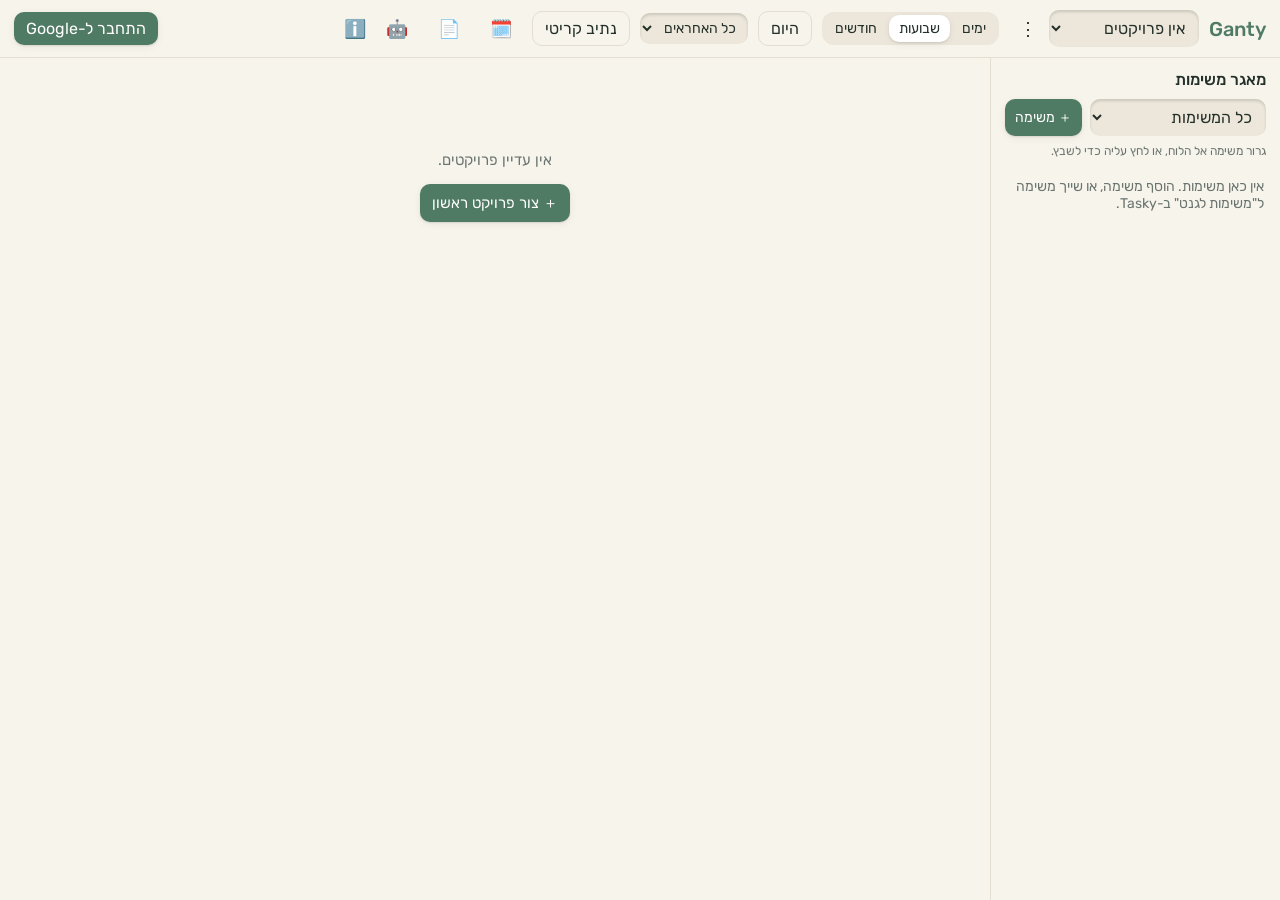
<file: index.html>
<!doctype html>
<html lang="he" dir="rtl">
<head>
<meta charset="utf-8">
<meta name="viewport" content="width=device-width, initial-scale=1, viewport-fit=cover">
<title>Ganty</title>
<meta name="theme-color" content="#4F7A63">
<link rel="manifest" href="manifest.webmanifest">
<link rel="icon" href="icon-192.png">
<link rel="apple-touch-icon" href="icon-192.png">
<link rel="preconnect" href="https://fonts.googleapis.com">
<link rel="preconnect" href="https://fonts.gstatic.com" crossorigin>
<link href="https://fonts.googleapis.com/css2?family=Rubik:wght@400;500&display=swap" rel="stylesheet">
<link rel="stylesheet" href="style.css">
</head>
<body>
<header class="top">
  <div class="brand">Ganty</div>
  <div class="proj">
    <select id="projectSelect" aria-label="פרויקט"></select>
    <button id="projectMenuBtn" class="icon" aria-label="אפשרויות פרויקט">⋮</button>
    <select id="allFilter" class="who-filter" aria-label="אילו פרויקטים" hidden>
      <option value="active">פעילים</option><option value="frozen">מוקפאים</option><option value="all">הכול</option>
    </select>
  </div>
  <div class="zoom" role="group" aria-label="תצוגת זמן">
    <button data-zoom="day">ימים</button>
    <button data-zoom="week">שבועות</button>
    <button data-zoom="month">חודשים</button>
  </div>
  <button id="todayBtn" class="ghost">היום</button>
  <select id="whoFilter" class="who-filter" aria-label="סינון לפי אחראי"></select>
  <select id="tagFilter" class="who-filter" aria-label="סינון לפי תגית" hidden></select>
  <button id="critBtn" class="ghost" title="מדגיש את המשימות שקובעות את מועד הסיום של הפרויקט">נתיב קריטי</button>
  <button id="weeklyBtn" class="icon" title="סיכום שבועי">🗓️</button>
  <button id="exportBtn" class="icon" title="ייצוא ל-PDF / הדפסה">📄</button>
  <button id="claudeBtn" class="icon" title="המשימות של Claude">🤖</button>
  <a href="help.html" target="_blank" rel="noopener" class="help-link" title="הסבר על תלויות, עם דוגמאות">ℹ️</a>
  <div class="spacer"></div>
  <span id="status" class="status"></span>
  <button id="signInBtn" class="primary">התחבר ל-Google</button>
</header>

<div id="banner" class="banner" hidden></div>

<main class="layout">
  <section class="board-wrap">
    <div id="gantt" class="gantt" dir="ltr"></div>
    <div id="emptyHint" class="empty-hint" hidden></div>
    <div id="boardNote" class="board-note" hidden></div>
  </section>
  <aside id="pool" class="pool">
    <div class="pool-head">
      <h2>מאגר משימות <span id="poolCount"></span></h2>
      <button id="poolClose" class="icon only-mobile" aria-label="סגור">✕</button>
    </div>
    <div class="pool-tools">
      <select id="poolFilter" aria-label="סינון"></select>
      <button id="newTaskBtn" class="primary small">＋ משימה</button>
    </div>
    <p class="pool-tip">גרור משימה אל הלוח, או לחץ עליה כדי לשבץ.</p>
    <div id="poolList" class="pool-list"></div>
  </aside>
</main>

<button id="poolFab" class="pool-fab only-mobile">📥 מאגר <span id="poolFabCount"></span></button>

<div id="printArea" aria-hidden="true"></div>
<style id="pageSize"></style>
<dialog id="dlg"><form id="dlgForm" method="dialog"></form></dialog>

<script src="config.js"></script>
<script src="https://accounts.google.com/gsi/client" async defer></script>
<script src="app.js"></script>
</body>
</html>
</file>
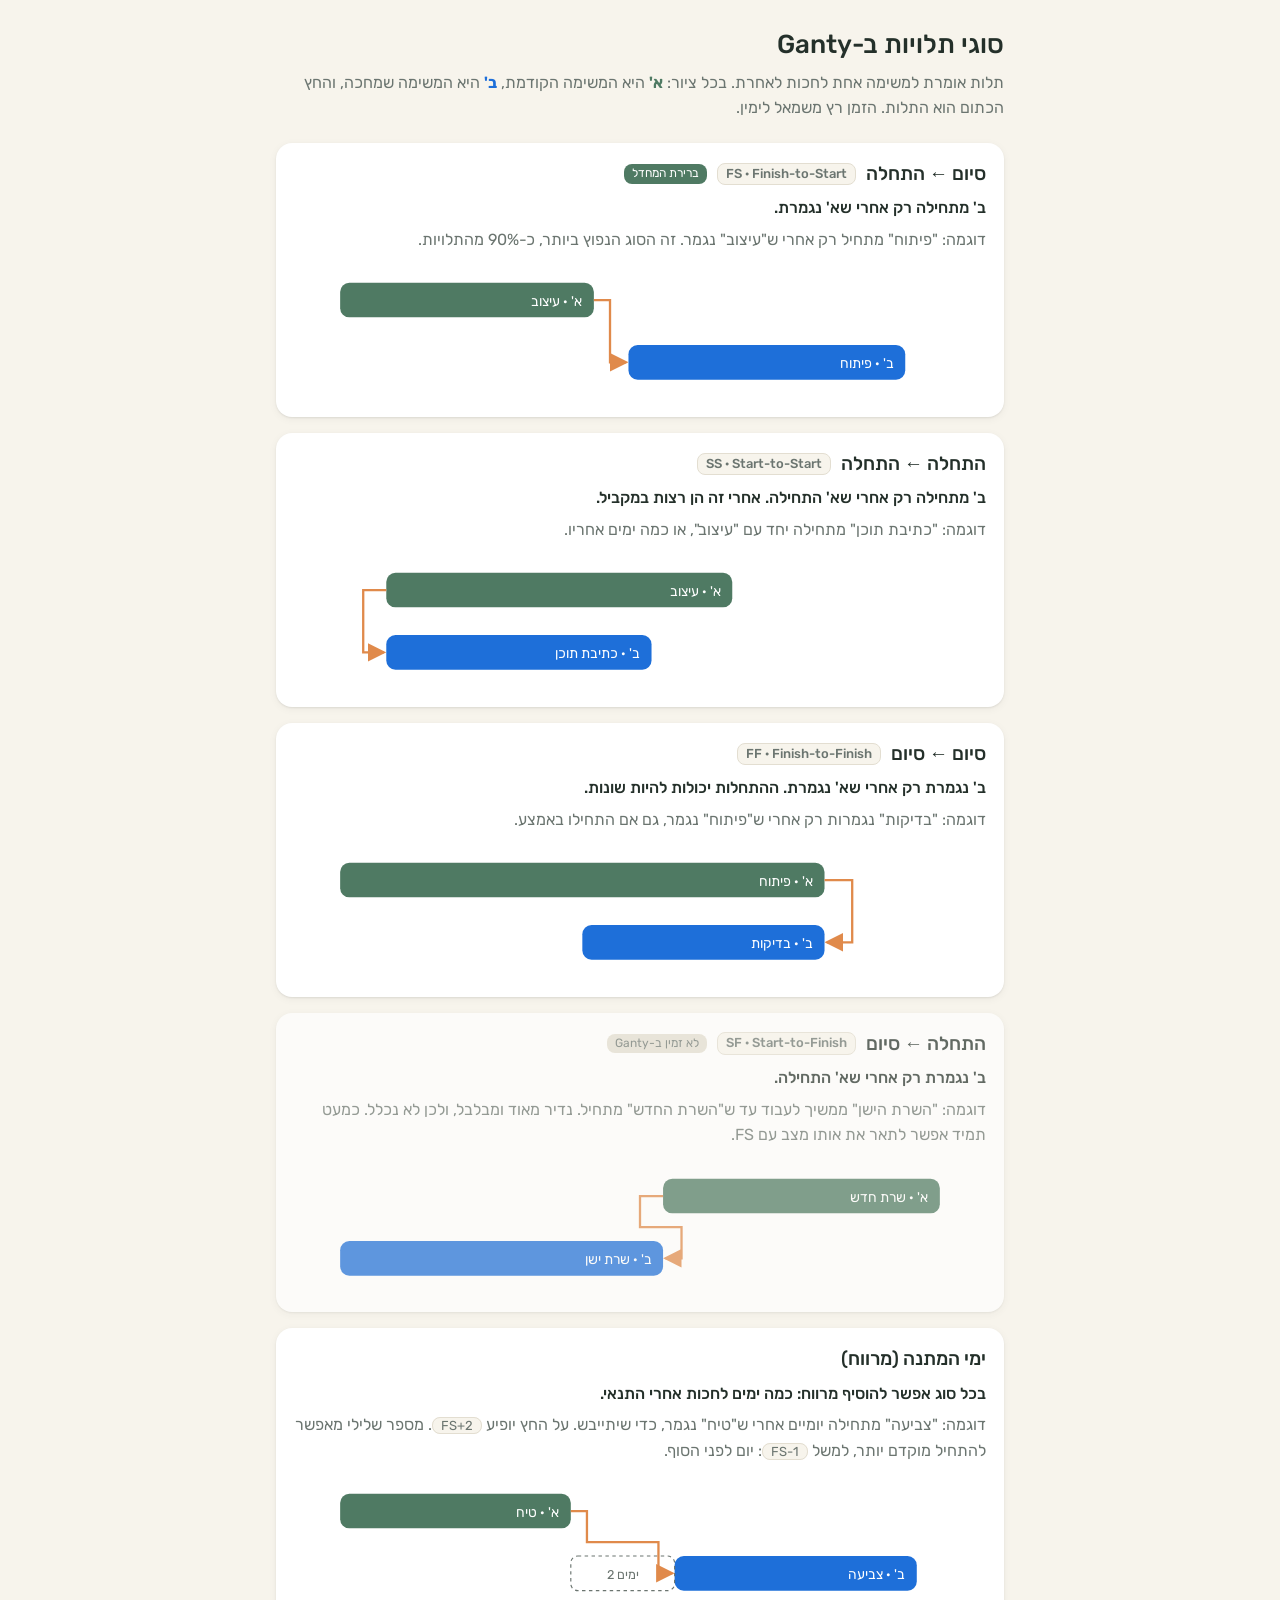
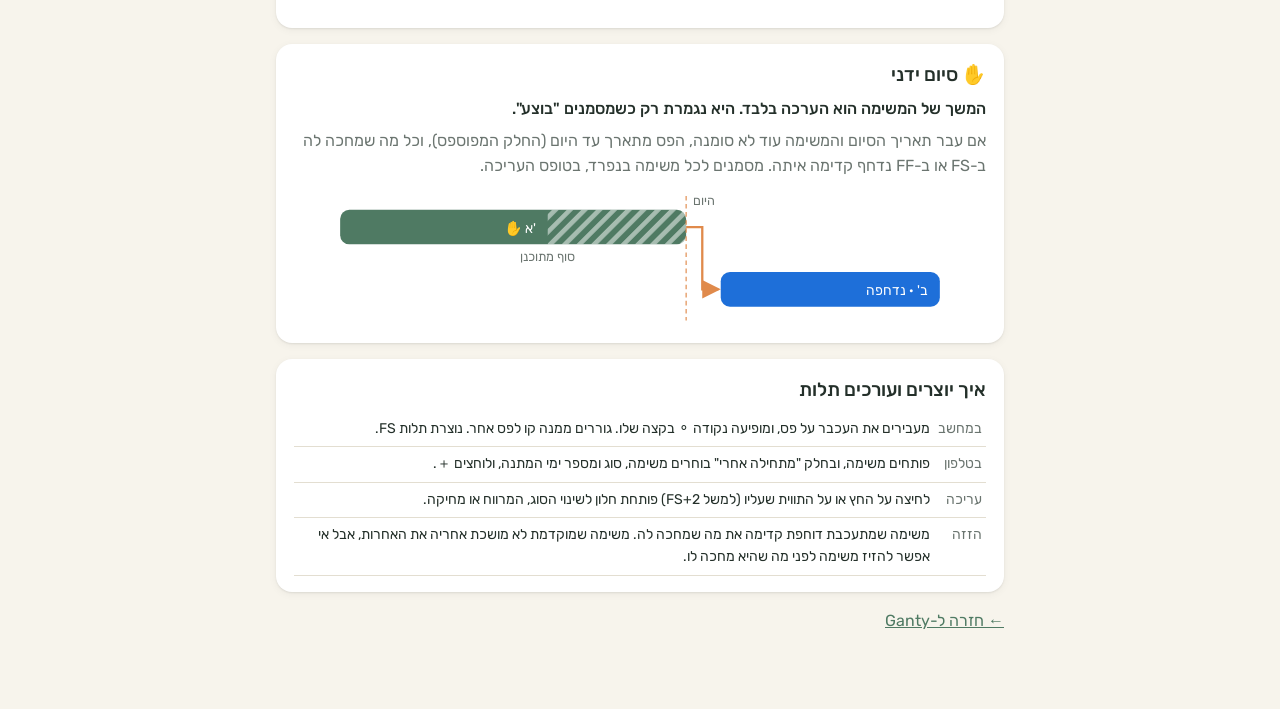
<file: help.html>
<!doctype html>
<html lang="he" dir="rtl">
<head>
<meta charset="utf-8">
<meta name="viewport" content="width=device-width, initial-scale=1">
<title>Ganty · סוגי תלויות</title>
<link rel="icon" href="icon-192.png">
<link href="https://fonts.googleapis.com/css2?family=Rubik:wght@400;500&display=swap" rel="stylesheet">
<style>
  :root { --bg: #F7F4EC; --card: #FFFFFF; --text: #24302A; --muted: #6B7570; --line: #E3DED1; --a: #4F7A63; --b: #1E6FD9; --arrow: #E08A4B; --na: #9AA6A0; }
  @media (prefers-color-scheme: dark) {
    :root { --bg: #1B211D; --card: #252D28; --text: #E6ECE8; --muted: #9AA6A0; --line: #333C36; --a: #8DBFA2; --b: #5EA0FF; --arrow: #F0A26A; --na: #6B7570; }
  }
  * { box-sizing: border-box; }
  body { margin: 0; background: var(--bg); color: var(--text); font-family: Rubik, "Segoe UI", Arial, sans-serif; line-height: 1.6; }
  main { max-width: 760px; margin: 0 auto; padding: 24px 16px 60px; }
  h1 { font-size: 26px; font-weight: 500; margin: 0 0 4px; }
  h2 { font-size: 19px; font-weight: 500; margin: 0 0 6px; display: flex; align-items: center; gap: 10px; flex-wrap: wrap; }
  .lead { color: var(--muted); margin: 0 0 22px; }
  .card { background: var(--card); border-radius: 16px; padding: 16px 18px; margin-bottom: 16px; box-shadow: 0 1px 2px rgba(0,0,0,.08), 0 2px 8px rgba(0,0,0,.05); }
  .code { direction: ltr; font-size: 13px; background: var(--bg); border: 1px solid var(--line); border-radius: 8px; padding: 0 8px; color: var(--muted); }
  .rule { font-weight: 500; margin: 2px 0 6px; }
  .ex { color: var(--muted); margin: 0 0 10px; }
  .badge { font-size: 12px; border-radius: 8px; padding: 0 8px; background: var(--line); color: var(--muted); font-weight: 400; }
  .default { background: var(--a); color: #fff; }
  svg { width: 100%; height: auto; display: block; direction: ltr; }
  svg text { font-family: inherit; font-size: 13px; fill: var(--text); }
  svg .axis { stroke: var(--line); }
  svg .t-a { fill: var(--a); } svg .t-b { fill: var(--b); }
  svg .arr { stroke: var(--arrow); stroke-width: 2; fill: none; }
  svg .ah { fill: var(--arrow); }
  svg .lbl { fill: #fff; font-size: 12px; }
  svg .gap { fill: none; stroke: var(--muted); stroke-dasharray: 3 3; }
  svg .small { font-size: 11px; fill: var(--muted); }
  .na { opacity: .7; }
  a { color: var(--a); }
  table { width: 100%; border-collapse: collapse; font-size: 14px; }
  td, th { border-bottom: 1px solid var(--line); padding: 6px 4px; text-align: right; vertical-align: top; }
  th { color: var(--muted); font-weight: 400; }
</style>
</head>
<body>
<main>
  <h1>סוגי תלויות ב-Ganty</h1>
  <p class="lead">תלות אומרת למשימה אחת לחכות לאחרת. בכל ציור: <b style="color:var(--a)">א'</b> היא המשימה הקודמת, <b style="color:var(--b)">ב'</b> היא המשימה שמחכה, והחץ הכתום הוא התלות. הזמן רץ משמאל לימין.</p>

  <section class="card">
    <h2>סיום ← התחלה <span class="code">FS · Finish-to-Start</span> <span class="badge default">ברירת המחדל</span></h2>
    <p class="rule">ב' מתחילה רק אחרי שא' נגמרת.</p>
    <p class="ex">דוגמה: "פיתוח" מתחיל רק אחרי ש"עיצוב" נגמר. זה הסוג הנפוץ ביותר, כ-90% מהתלויות.</p>
    <svg viewBox="0 0 600 120" role="img" aria-label="פס א' נגמר, ואז מתחיל פס ב'">
      <defs><marker id="m1" viewBox="0 0 8 8" refX="7" refY="4" markerWidth="8" markerHeight="8" orient="auto"><path d="M0 0L8 4L0 8z" class="ah"/></marker></defs>
      <rect x="40" y="18" width="220" height="30" rx="8" class="t-a"/><text x="250" y="38" text-anchor="end" class="lbl">א' · עיצוב</text>
      <rect x="290" y="72" width="240" height="30" rx="8" class="t-b"/><text x="520" y="92" text-anchor="end" class="lbl">ב' · פיתוח</text>
      <path d="M260 33 H274 V87 H288" class="arr" marker-end="url(#m1)"/>
    </svg>
  </section>

  <section class="card">
    <h2>התחלה ← התחלה <span class="code">SS · Start-to-Start</span></h2>
    <p class="rule">ב' מתחילה רק אחרי שא' התחילה. אחרי זה הן רצות במקביל.</p>
    <p class="ex">דוגמה: "כתיבת תוכן" מתחילה יחד עם "עיצוב", או כמה ימים אחריו.</p>
    <svg viewBox="0 0 600 120" role="img" aria-label="פס א' ופס ב' מתחילים באותו יום">
      <defs><marker id="m2" viewBox="0 0 8 8" refX="7" refY="4" markerWidth="8" markerHeight="8" orient="auto"><path d="M0 0L8 4L0 8z" class="ah"/></marker></defs>
      <rect x="80" y="18" width="300" height="30" rx="8" class="t-a"/><text x="370" y="38" text-anchor="end" class="lbl">א' · עיצוב</text>
      <rect x="80" y="72" width="230" height="30" rx="8" class="t-b"/><text x="300" y="92" text-anchor="end" class="lbl">ב' · כתיבת תוכן</text>
      <path d="M80 33 H60 V87 H78" class="arr" marker-end="url(#m2)"/>
    </svg>
  </section>

  <section class="card">
    <h2>סיום ← סיום <span class="code">FF · Finish-to-Finish</span></h2>
    <p class="rule">ב' נגמרת רק אחרי שא' נגמרת. ההתחלות יכולות להיות שונות.</p>
    <p class="ex">דוגמה: "בדיקות" נגמרות רק אחרי ש"פיתוח" נגמר, גם אם התחילו באמצע.</p>
    <svg viewBox="0 0 600 120" role="img" aria-label="פס א' ופס ב' נגמרים באותו יום">
      <defs><marker id="m3" viewBox="0 0 8 8" refX="7" refY="4" markerWidth="8" markerHeight="8" orient="auto"><path d="M0 0L8 4L0 8z" class="ah"/></marker></defs>
      <rect x="40" y="18" width="420" height="30" rx="8" class="t-a"/><text x="450" y="38" text-anchor="end" class="lbl">א' · פיתוח</text>
      <rect x="250" y="72" width="210" height="30" rx="8" class="t-b"/><text x="450" y="92" text-anchor="end" class="lbl">ב' · בדיקות</text>
      <path d="M460 33 H484 V87 H462" class="arr" marker-end="url(#m3)"/>
    </svg>
  </section>

  <section class="card na">
    <h2>התחלה ← סיום <span class="code">SF · Start-to-Finish</span> <span class="badge">לא זמין ב-Ganty</span></h2>
    <p class="rule">ב' נגמרת רק אחרי שא' התחילה.</p>
    <p class="ex">דוגמה: "השרת הישן" ממשיך לעבוד עד ש"השרת החדש" מתחיל. נדיר מאוד ומבלבל, ולכן לא נכלל. כמעט תמיד אפשר לתאר את אותו מצב עם FS.</p>
    <svg viewBox="0 0 600 120" role="img" aria-label="פס ב' נגמר כשפס א' מתחיל">
      <defs><marker id="m4" viewBox="0 0 8 8" refX="7" refY="4" markerWidth="8" markerHeight="8" orient="auto"><path d="M0 0L8 4L0 8z" class="ah"/></marker></defs>
      <rect x="320" y="18" width="240" height="30" rx="8" class="t-a"/><text x="550" y="38" text-anchor="end" class="lbl">א' · שרת חדש</text>
      <rect x="40" y="72" width="280" height="30" rx="8" class="t-b"/><text x="310" y="92" text-anchor="end" class="lbl">ב' · שרת ישן</text>
      <path d="M320 33 H300 V60 H336 V87 H322" class="arr" marker-end="url(#m4)"/>
    </svg>
  </section>

  <section class="card">
    <h2>ימי המתנה (מרווח)</h2>
    <p class="rule">בכל סוג אפשר להוסיף מרווח: כמה ימים לחכות אחרי התנאי.</p>
    <p class="ex">דוגמה: "צביעה" מתחילה יומיים אחרי ש"טיח" נגמר, כדי שיתייבש. על החץ יופיע <span class="code">FS+2</span>. מספר שלילי מאפשר להתחיל מוקדם יותר, למשל <span class="code">FS-1</span>: יום לפני הסוף.</p>
    <svg viewBox="0 0 600 120" role="img" aria-label="פס ב' מתחיל יומיים אחרי סוף פס א'">
      <defs><marker id="m5" viewBox="0 0 8 8" refX="7" refY="4" markerWidth="8" markerHeight="8" orient="auto"><path d="M0 0L8 4L0 8z" class="ah"/></marker></defs>
      <rect x="40" y="18" width="200" height="30" rx="8" class="t-a"/><text x="230" y="38" text-anchor="end" class="lbl">א' · טיח</text>
      <rect x="330" y="72" width="210" height="30" rx="8" class="t-b"/><text x="530" y="92" text-anchor="end" class="lbl">ב' · צביעה</text>
      <rect x="240" y="72" width="90" height="30" rx="6" class="gap"/><text x="285" y="92" text-anchor="middle" class="small">2 ימים</text>
      <path d="M240 33 H254 V60 H316 V87 H328" class="arr" marker-end="url(#m5)"/>
    </svg>
  </section>

  <section class="card">
    <h2>✋ סיום ידני</h2>
    <p class="rule">המשך של המשימה הוא הערכה בלבד. היא נגמרת רק כשמסמנים "בוצע".</p>
    <p class="ex">אם עבר תאריך הסיום והמשימה עוד לא סומנה, הפס מתארך עד היום (החלק המפוספס), וכל מה שמחכה לה ב-FS או ב-FF נדחף קדימה איתה. מסמנים לכל משימה בנפרד, בטופס העריכה.</p>
    <svg viewBox="0 0 600 120" role="img" aria-label="פס א' מתארך עד היום, ופס ב' נדחף">
      <defs>
        <marker id="m6" viewBox="0 0 8 8" refX="7" refY="4" markerWidth="8" markerHeight="8" orient="auto"><path d="M0 0L8 4L0 8z" class="ah"/></marker>
        <pattern id="hatch" width="9" height="9" patternUnits="userSpaceOnUse" patternTransform="rotate(45)"><rect width="4" height="9" fill="rgba(255,255,255,.5)"/></pattern>
      </defs>
      <rect x="40" y="18" width="300" height="30" rx="8" class="t-a"/><rect x="220" y="18" width="120" height="30" fill="url(#hatch)"/>
      <text x="210" y="38" text-anchor="end" class="lbl">✋ א'</text>
      <line x1="340" y1="6" x2="340" y2="114" stroke="var(--arrow)" stroke-dasharray="4 3"/><text x="346" y="14" class="small">היום</text>
      <text x="220" y="62" text-anchor="middle" class="small">סוף מתוכנן</text>
      <rect x="370" y="72" width="190" height="30" rx="8" class="t-b"/><text x="550" y="92" text-anchor="end" class="lbl">ב' · נדחפה</text>
      <path d="M340 33 H354 V87 H368" class="arr" marker-end="url(#m6)"/>
    </svg>
  </section>

  <section class="card">
    <h2>איך יוצרים ועורכים תלות</h2>
    <table>
      <tr><th>במחשב</th><td>מעבירים את העכבר על פס, ומופיעה נקודה ⚬ בקצה שלו. גוררים ממנה קו לפס אחר. נוצרת תלות FS.</td></tr>
      <tr><th>בטלפון</th><td>פותחים משימה, ובחלק "מתחילה אחרי" בוחרים משימה, סוג ומספר ימי המתנה, ולוחצים ＋.</td></tr>
      <tr><th>עריכה</th><td>לחיצה על החץ או על התווית שעליו (למשל FS+2) פותחת חלון לשינוי הסוג, המרווח או מחיקה.</td></tr>
      <tr><th>הזזה</th><td>משימה שמתעכבת דוחפת קדימה את מה שמחכה לה. משימה שמוקדמת לא מושכת אחריה את האחרות, אבל אי אפשר להזיז משימה לפני מה שהיא מחכה לו.</td></tr>
    </table>
  </section>

  <p><a href="./">← חזרה ל-Ganty</a></p>
</main>
</body>
</html>
</file>
<file: style.css>
:root {
  --bg: #F7F4EC;
  --card: #FFFFFF;
  --input: #ECE7DA;
  --text: #24302A;
  --muted: #6B7570;
  --line: #E3DED1;
  --line-soft: #EFEBE1;
  --weekend: rgba(0, 0, 0, 0.025);
  --primary: #4F7A63;
  --on-primary: #FFFFFF;
  --accent: #E08A4B;
  --danger: #C8423A;
  --today: #E08A4B;
  --shadow: 0 1px 2px rgba(0, 0, 0, .10), 0 2px 8px rgba(0, 0, 0, .06);
  --label-w: 220px;
  --row-h: 38px;
  color-scheme: light;
}
@media (prefers-color-scheme: dark) {
  :root {
    --bg: #1B211D; --card: #252D28; --input: #161B18; --text: #E6ECE8; --muted: #9AA6A0;
    --line: #333C36; --line-soft: #2A322D; --weekend: rgba(255, 255, 255, 0.025);
    --primary: #8DBFA2; --on-primary: #13281D; --accent: #F0A26A; --danger: #FF7A70; --today: #F0A26A;
    --shadow: 0 1px 2px rgba(0, 0, 0, .4), 0 2px 8px rgba(0, 0, 0, .3);
    color-scheme: dark;
  }
}
* { box-sizing: border-box; }
[hidden] { display: none !important; }
html, body { height: 100%; margin: 0; }
body {
  font-family: Rubik, "Segoe UI", Arial, sans-serif;
  background: var(--bg); color: var(--text);
  display: flex; flex-direction: column; overflow: hidden;
  -webkit-tap-highlight-color: transparent;
}
button, select, input { font: inherit; color: inherit; }
button {
  border: 0; border-radius: 10px; padding: 7px 12px; cursor: pointer;
  background: var(--card); box-shadow: var(--shadow);
}
button:active { transform: translateY(1px); box-shadow: none; }
button.primary { background: var(--primary); color: var(--on-primary); }
button.ghost { background: transparent; box-shadow: none; border: 1px solid var(--line); }
button.danger { background: transparent; box-shadow: none; color: var(--danger); border: 1px solid var(--danger); }
button.icon { padding: 6px 10px; background: transparent; box-shadow: none; font-size: 18px; line-height: 1; }
button.small { padding: 5px 10px; font-size: 14px; }
select, input[type=text], input[type=date], input[type=number], input[type=url], input[type=tel] {
  background: var(--input); border: 0; border-radius: 10px; padding: 8px 10px;
  box-shadow: inset 0 2px 3px rgba(0, 0, 0, .14);
}
input[type=range] { accent-color: var(--primary); width: 100%; }

/* ---------- top bar ---------- */
.top {
  display: flex; align-items: center; gap: 10px; padding: 10px 14px; flex-wrap: wrap;
  border-bottom: 1px solid var(--line);
}
.brand { font-weight: 500; font-size: 20px; color: var(--primary); }
.proj { display: flex; align-items: center; gap: 2px; }
.proj select { min-width: 150px; max-width: 240px; }
.zoom { display: flex; background: var(--input); border-radius: 12px; padding: 3px; gap: 2px; }
.zoom button { box-shadow: none; background: transparent; padding: 5px 10px; font-size: 14px; }
.zoom button.on { background: var(--card); box-shadow: var(--shadow); }
.spacer { flex: 1; }
.status { font-size: 13px; color: var(--muted); }
.banner { background: var(--input); padding: 8px 14px; font-size: 14px; }

/* ---------- layout ---------- */
.layout { flex: 1; display: flex; min-height: 0; }
.board-wrap { flex: 1; min-width: 0; position: relative; }
.pool {
  width: 290px; order: -1; border-inline-end: 1px solid var(--line); display: flex; flex-direction: column;
  background: var(--bg); min-height: 0;
}
.pool-head { display: flex; align-items: center; justify-content: space-between; padding: 12px 14px 4px; }
.pool-head h2 { font-size: 16px; font-weight: 500; margin: 0; }
.pool-tools { display: flex; gap: 8px; padding: 6px 14px; }
.pool-tools select { flex: 1; min-width: 0; }
.pool-tip { margin: 2px 14px 8px; font-size: 12px; color: var(--muted); }
.pool-list { flex: 1; overflow-y: auto; padding: 0 12px 16px; }
.pool-item {
  background: var(--card); border-radius: 12px; box-shadow: var(--shadow); padding: 9px 12px; margin-bottom: 8px;
  cursor: grab; user-select: none; touch-action: pan-y; border-inline-start: 4px solid var(--line);
}
.pool-item .t { font-size: 15px; }
.pool-item .m { font-size: 12px; color: var(--muted); margin-top: 2px; }
.pool-item.done .t { text-decoration: line-through; color: var(--muted); }
.pool-empty { color: var(--muted); font-size: 14px; padding: 12px 4px; }

/* ---------- gantt ---------- */
.gantt { position: absolute; inset: 0; overflow: auto; overscroll-behavior: contain; }
.g-inner { position: relative; min-height: 100%; }
.g-head { position: sticky; top: 0; z-index: 5; display: flex; background: var(--bg); border-bottom: 1px solid var(--line); }
.g-corner {
  position: sticky; left: 0; z-index: 6; width: var(--label-w); flex: none; background: var(--bg);
  border-right: 1px solid var(--line); display: flex; align-items: flex-end; padding: 6px 10px;
  font-size: 12px; color: var(--muted); direction: rtl;
}
.g-scale { position: relative; height: 48px; flex: none; }
.g-scale .cell {
  position: absolute; font-size: 11px; color: var(--muted); white-space: nowrap; overflow: hidden;
  border-left: 1px solid var(--line-soft); padding: 2px 4px; text-align: center;
}
.g-scale .top-row { top: 0; height: 22px; font-weight: 500; color: var(--text); text-align: left; }
.g-scale .bot-row { top: 22px; height: 26px; line-height: 22px; }
.g-scale .bot-row.weekend { background: var(--weekend); }
.g-row { display: flex; height: var(--row-h); border-bottom: 1px solid var(--line-soft); }
.g-label {
  position: sticky; left: 0; z-index: 3; width: var(--label-w); flex: none; background: var(--bg);
  border-right: 1px solid var(--line); display: flex; align-items: center; gap: 6px; padding: 0 10px;
  direction: rtl; font-size: 14px; white-space: nowrap; overflow: hidden;
}
.g-label .name { overflow: hidden; text-overflow: ellipsis; cursor: pointer; }
.g-row.stage { background: var(--line-soft); }
.g-row.stage .g-label { background: var(--line-soft); font-weight: 500; cursor: pointer; }
.g-row.stage .g-label .count { color: var(--muted); font-weight: 400; font-size: 12px; }
.g-track { position: relative; flex: none; }
.g-grid { position: absolute; top: 0; bottom: 0; pointer-events: none; }
.g-today { position: absolute; top: 0; bottom: 0; width: 2px; background: var(--today); z-index: 4; pointer-events: none; }
.g-today::before {
  content: 'היום'; position: absolute; top: calc(var(--head-h, 48px) + 4px); left: 4px; font-size: 10px; color: var(--today);
  background: var(--bg); padding: 0 3px; border-radius: 4px;
}
.bar {
  position: absolute; top: 6px; height: calc(var(--row-h) - 12px); border-radius: 8px; overflow: hidden;
  box-shadow: var(--shadow); cursor: grab; user-select: none; touch-action: pan-x pan-y; min-width: 6px;
  display: flex; align-items: center; color: #fff;
  background: color-mix(in srgb, var(--c) 55%, var(--bg));
}
.bar .fill { position: absolute; inset: 0; right: auto; background: var(--c); }
.bar .txt {
  position: relative; font-size: 12px; padding: 0 8px; white-space: nowrap; overflow: hidden; text-overflow: ellipsis;
  direction: rtl; width: 100%; text-align: right; text-shadow: 0 1px 2px rgba(0, 0, 0, .35);
}
.bar .h { position: absolute; top: 0; bottom: 0; width: 8px; cursor: ew-resize; }
.bar .h.l { left: 0; } .bar .h.r { right: 0; }
.bar.done { opacity: .55; }
.bar.dragging { opacity: .85; box-shadow: 0 6px 18px rgba(0, 0, 0, .25); z-index: 10; cursor: grabbing; }
.bar.armed { outline: 2px solid var(--accent); }
.stage-span { position: absolute; top: 15px; height: 8px; border-radius: 4px; opacity: .35; }
.empty-hint button { pointer-events: auto; margin-top: 12px; }
.empty-hint {
  position: absolute; inset: 90px 20px auto; text-align: center; color: var(--muted); pointer-events: none;
  font-size: 15px; line-height: 1.6;
}
.drop-ok { outline: 2px dashed var(--primary); outline-offset: -4px; }
.ghost-drag {
  position: fixed; z-index: 100; pointer-events: none; background: var(--card); box-shadow: 0 8px 22px rgba(0, 0, 0, .25);
  border-radius: 10px; padding: 8px 12px; font-size: 14px; max-width: 220px; direction: rtl;
}
.ghost-drag .d { font-size: 12px; color: var(--primary); margin-top: 2px; }

/* ---------- stage 6: milestones, who, dependencies, critical path ---------- */
.ms {
  position: absolute; top: calc(var(--row-h) / 2 - 9px); height: 18px; display: flex; align-items: center; gap: 6px;
  cursor: grab; user-select: none; touch-action: pan-x pan-y; white-space: nowrap; z-index: 1;
}
.ms i { width: 14px; height: 14px; margin: 0 2px; transform: rotate(45deg); background: var(--c); border-radius: 2px; box-shadow: var(--shadow); flex: none; }
.ms-txt { font-size: 12px; direction: rtl; color: var(--text); }
.ms.dragging { opacity: .8; cursor: grabbing; }
.ms.armed i, .ms.link-target i { outline: 2px solid var(--accent); outline-offset: 2px; }
.ms.done i { opacity: .5; }
.who {
  position: relative; flex: none; min-width: 20px; height: 20px; padding: 0 4px; margin-left: 3px; border-radius: 10px;
  color: #fff; font-size: 10px; font-weight: 500; display: inline-flex; align-items: center; justify-content: center;
  border: 1.5px solid rgba(255, 255, 255, .85); direction: rtl;
}
.ms .who { margin: 0; }
.late { position: absolute; top: 0; bottom: 0; right: 0; background: repeating-linear-gradient(45deg, rgba(255, 255, 255, .5) 0 4px, transparent 4px 9px); }
.bar.manual:not(.done) { border-right: 3px dashed rgba(255, 255, 255, .9); }
.crit { outline: 2.5px solid var(--danger); outline-offset: 1px; }
.ms.crit { outline: none; } .ms.crit i { outline: 2.5px solid var(--danger); outline-offset: 2px; }
.dim { opacity: .22; }
.bar.link-target { outline: 2px solid var(--accent); outline-offset: 2px; }
.link-dot {
  position: absolute; top: calc(var(--row-h) / 2 - 6px); width: 12px; height: 12px; border-radius: 50%;
  border: 2px solid var(--primary); background: var(--card); cursor: crosshair; opacity: 0; z-index: 2; transition: opacity .15s;
}
.g-row:hover .link-dot { opacity: 1; }
@media (hover: none) { .link-dot { display: none; } }
.g-arrows { position: absolute; left: 0; top: 0; pointer-events: none; z-index: 2; overflow: visible; }
.g-arrows path.dep { fill: none; stroke: var(--muted); stroke-width: 1.5; }
.g-arrows path.tmp { stroke: var(--accent); stroke-dasharray: 5 4; }
.g-arrows path.ah { fill: var(--muted); }
.g-arrows path.hit { fill: none; stroke: transparent; stroke-width: 12; pointer-events: stroke; cursor: pointer; }
.dep-tag {
  position: absolute; z-index: 2; transform: translate(-50%, -50%); font-size: 10px; line-height: 15px; padding: 0 5px;
  background: var(--card); color: var(--muted); border: 1px solid var(--line); border-radius: 7px; cursor: pointer; direction: ltr; white-space: nowrap;
}
.dep-tag:hover { color: var(--text); border-color: var(--muted); }
.dep-tag.static { position: static; transform: none; display: inline-block; cursor: default; }
.who-filter { max-width: 140px; padding: 6px 8px; font-size: 14px; }
#critBtn.on { background: var(--danger); color: #fff; border-color: var(--danger); }
.help-link { text-decoration: none; font-size: 18px; }

/* ---------- task details: marks on bars, cost summary ---------- */
.prio { flex: none; width: 8px; height: 8px; border-radius: 50%; background: #E5484D; border: 1.5px solid #fff; margin: 0 4px; }
.clip { flex: none; font-size: 11px; margin: 0 4px; }
.cost-sum { font-size: 11px; color: var(--muted); margin-top: 2px; }
.cost-sum.over, .over { color: var(--danger) !important; }
.g-corner { align-items: flex-end; }

/* ---------- stage 7: frozen projects, target date, all projects ---------- */
.is-frozen .bar, .is-frozen .ms, .is-frozen .stage-span, .g-row.frozen .bar, .g-row.frozen .ms, .g-row.frozen .sum-bar { filter: grayscale(.9); opacity: .6; }
.board-note {
  position: absolute; bottom: 18px; left: 50%; transform: translateX(-50%); z-index: 8; max-width: calc(100% - 32px);
  background: #DCEBFA; color: #134A94; border-radius: 12px; padding: 8px 14px; font-size: 14px; box-shadow: var(--shadow); text-align: center;
}
.g-target { position: absolute; top: 0; bottom: 0; width: 0; border-left: 2px dashed var(--danger); z-index: 4; pointer-events: none; }
.g-target::before {
  content: 'יעד'; position: absolute; top: calc(var(--head-h, 48px) + 4px); left: 4px; font-size: 10px; color: var(--danger);
  background: var(--bg); padding: 0 3px; border-radius: 4px;
}
.target-tick { position: absolute; top: 4px; bottom: 4px; width: 0; border-left: 2px dashed var(--danger); }
.g-row.projrow { height: calc(var(--row-h) + 6px); }
.g-row.projrow .g-label { font-weight: 500; }
.pdot { width: 10px; height: 10px; border-radius: 50%; flex: none; }
.mini-open { margin-inline-start: auto; padding: 2px 8px; font-size: 12px; box-shadow: none; border: 1px solid var(--line); background: var(--card); }
.sum-bar {
  position: absolute; top: 7px; height: calc(var(--row-h) - 8px); border-radius: 9px; overflow: hidden; display: flex; align-items: center;
  background: color-mix(in srgb, var(--c) 45%, var(--bg)); box-shadow: var(--shadow); color: #fff;
}
.sum-bar .fill { position: absolute; inset: 0; right: auto; background: var(--c); }
.sum-bar .txt { position: relative; font-size: 12px; padding: 0 8px; white-space: nowrap; direction: rtl; width: 100%; text-align: right; text-shadow: 0 1px 2px rgba(0, 0, 0, .35); }
.sum-ms { position: absolute; top: calc(var(--row-h) / 2 - 3px); width: 12px; height: 12px; transform: rotate(45deg); background: var(--c); border: 2px solid #fff; z-index: 1; }

/* ---------- stage 8: weekly summary, Claude list, templates ---------- */
.wk-scope { align-self: flex-start; }
.wk-body { display: flex; flex-direction: column; gap: 10px; }
.wk h4 { margin: 0 0 4px; font-size: 15px; font-weight: 500; }
.wk ul { margin: 0; padding-inline-start: 20px; font-size: 14px; }
.claude-list { display: flex; flex-direction: column; gap: 6px; }
.claude-item { display: flex; align-items: center; gap: 8px; justify-content: space-between; background: var(--input); border-radius: 10px; padding: 8px 10px; }
.tpl-list { display: flex; flex-wrap: wrap; gap: 6px; }
.tpl-chip { display: inline-flex; align-items: center; gap: 2px; background: var(--input); border-radius: 14px; padding: 2px 4px 2px 10px; font-size: 13px; }
.tpl-chip .icon { font-size: 12px; padding: 2px 6px; }
#printArea { display: none; }

/* ---------- printing / PDF ---------- */
@media print {
  html, body { height: auto; overflow: visible; display: block; background: #fff; color: #000; }
  body > *:not(#printArea) { display: none !important; }
  #printArea { display: block; }
  .pp { position: relative; break-after: page; page-break-after: always; }
  .pp:last-child { break-after: auto; page-break-after: auto; }
  .pchart { display: block; direction: ltr; font-family: Rubik, Arial, sans-serif; }
  .pchart .tt { font-size: 4.2px; font-weight: 500; fill: #222; }
  .pchart .sc { font-size: 2.6px; fill: #666; }
  .pchart .sc.b, .pchart .lb.b { font-weight: 500; fill: #222; }
  .pchart .lb { font-size: 2.9px; fill: #222; }
  .pchart .bt { font-size: 2.4px; fill: #444; }
  .pchart .gl { stroke: #e6e6e6; stroke-width: .15; }
  .pchart .gm { stroke: #bbb; stroke-width: .25; }
  .pchart .stg { fill: #f2f0ea; }
  .pchart .td { stroke: #E08A4B; stroke-width: .4; }
  .pchart .tg { stroke: #C8423A; stroke-width: .4; stroke-dasharray: 1.2 .8; }
  .pchart .ar { fill: none; stroke: #777; stroke-width: .25; }
  .half-tag { height: 6mm; text-align: center; font-size: 9pt; color: #555; }
  .join { position: absolute; top: 6mm; bottom: 0; width: 0; border-left: .3mm dashed #999; }
  .join-r { right: 0; } .join-l { left: 0; }
  .ptable h2 { font-size: 13pt; font-weight: 500; margin: 0 0 4mm; }
  .ptable table { width: 100%; border-collapse: collapse; font-size: 9pt; direction: rtl; }
  .ptable th, .ptable td { border-bottom: .2mm solid #ccc; padding: 1.4mm 1.5mm; text-align: right; vertical-align: top; }
  .ptable th { background: #f2f0ea; font-weight: 500; }
  .ptable tr { break-inside: avoid; }
}

/* ---------- dialogs ---------- */
dialog {
  border: 0; border-radius: 18px; padding: 0; background: var(--card); color: var(--text);
  width: min(440px, calc(100vw - 24px)); box-shadow: 0 12px 40px rgba(0, 0, 0, .3);
}
dialog::backdrop { background: rgba(0, 0, 0, .35); }
dialog form { padding: 18px 20px 16px; display: flex; flex-direction: column; gap: 12px; }
dialog h3 { margin: 0 0 2px; font-size: 18px; font-weight: 500; }
dialog label { display: flex; flex-direction: column; gap: 5px; font-size: 13px; color: var(--muted); }
dialog label > * { color: var(--text); font-size: 15px; }
dialog .row2 { display: grid; grid-template-columns: 1fr 1fr; gap: 10px; }
dialog { width: min(560px, calc(100vw - 16px)); max-height: calc(100vh - 24px); }
dialog textarea {
  background: var(--input); border: 0; border-radius: 10px; padding: 8px 10px; box-shadow: inset 0 2px 3px rgba(0, 0, 0, .14);
  font: inherit; color: var(--text); resize: vertical; width: 100%;
}
.tabs { display: flex; gap: 2px; background: var(--input); border-radius: 12px; padding: 3px; overflow-x: auto; }
.tab { flex: 1; box-shadow: none; background: transparent; padding: 6px 8px; font-size: 14px; white-space: nowrap; }
.tab.on { background: var(--card); box-shadow: var(--shadow); }
.tab-n { font-size: 11px; color: var(--muted); }
.pane { display: flex; flex-direction: column; gap: 12px; min-height: 120px; }
.add-row { display: flex; gap: 6px; align-items: flex-start; }
.add-row input, .add-row textarea { flex: 1; min-width: 0; }
.step { display: flex; align-items: center; gap: 6px; margin-bottom: 4px; }
.step input[type=text] { flex: 1; min-width: 0; padding: 6px 8px; }
.step input[type=checkbox] { width: 18px; height: 18px; accent-color: var(--primary); }
.step.done input[type=text] { text-decoration: line-through; color: var(--muted); }
.file-btns { display: flex; gap: 8px; flex-wrap: wrap; }
.btn-file { flex-direction: row !important; background: var(--card); box-shadow: var(--shadow); border-radius: 10px; padding: 8px 12px; cursor: pointer; color: var(--text) !important; font-size: 14px !important; }
.files { display: grid; grid-template-columns: repeat(auto-fill, minmax(118px, 1fr)); gap: 8px; }
.file { position: relative; background: var(--input); border-radius: 10px; overflow: hidden; }
.file a { display: flex; flex-direction: column; align-items: center; gap: 4px; padding: 8px; color: var(--text); text-decoration: none; }
.file img { width: 100%; height: 80px; object-fit: cover; border-radius: 6px; }
.file .ficon { font-size: 34px; line-height: 80px; height: 80px; }
.file .fname { font-size: 12px; width: 100%; overflow: hidden; text-overflow: ellipsis; white-space: nowrap; text-align: center; }
.file button { position: absolute; top: 2px; left: 2px; background: var(--card); border-radius: 50%; padding: 2px 6px; font-size: 12px; }
.res-list { display: flex; flex-direction: column; gap: 8px; }
.res { display: grid; grid-template-columns: repeat(3, minmax(0, 1fr)); gap: 6px; background: var(--input); border-radius: 12px; padding: 8px; }
.res input, .res select { background: var(--card); box-shadow: none; padding: 6px 8px; font-size: 14px; min-width: 0; }
.res .mini { font-size: 11px; gap: 2px; }
.res .mini.wide { grid-column: 1 / 3; }
.res button { grid-column: 3; grid-row: 1; align-self: end; justify-self: end; }
.cost-line { margin: 0; font-size: 14px; }
.log { display: flex; flex-direction: column; gap: 6px; }
.log-item { display: flex; gap: 8px; align-items: flex-start; background: var(--input); border-radius: 10px; padding: 6px 10px; font-size: 14px; }
.log-date { color: var(--muted); font-size: 12px; flex: none; padding-top: 2px; }
.log-text { flex: 1; white-space: pre-wrap; }
dialog .actions { display: flex; gap: 8px; flex-wrap: wrap; margin-top: 6px; }
dialog .actions .grow { flex: 1; }
dialog .check { flex-direction: row; align-items: center; gap: 8px; color: var(--text); font-size: 15px; }
.swatches { display: flex; gap: 8px; flex-wrap: wrap; }
.swatch { width: 30px; height: 30px; border-radius: 50%; padding: 0; box-shadow: none; border: 3px solid transparent; }
.swatch.on { border-color: var(--text); }
.stages-edit { display: flex; flex-direction: column; gap: 6px; }
.stages-edit .st { display: flex; gap: 4px; align-items: center; }
.stages-edit .st input { flex: 1; min-width: 0; }
.note { font-size: 12px; color: var(--muted); margin: 0; }
fieldset.deps { border: 1px solid var(--line); border-radius: 12px; padding: 8px 10px 10px; margin: 0; display: flex; flex-direction: column; gap: 6px; }
fieldset.deps legend { font-size: 13px; color: var(--muted); padding: 0 4px; }
.dep-row { display: flex; align-items: center; gap: 6px; font-size: 14px; }
.dep-row > span:first-child { flex: 1; min-width: 0; overflow: hidden; text-overflow: ellipsis; white-space: nowrap; }
.dep-add { display: grid; grid-template-columns: 1fr auto 56px auto; gap: 6px; }
.dep-add select, .dep-add input { min-width: 0; padding: 6px 8px; font-size: 14px; }
.info { font-size: 12px; text-decoration: none; margin-inline-start: 6px; }
.dep-names { margin: 0; font-size: 15px; }

/* ---------- phone ---------- */
.only-mobile { display: none; }
@media (max-width: 760px) {
  :root { --label-w: 120px; --row-h: 40px; }
  .top { gap: 6px; padding: 8px 10px; }
  .brand { font-size: 17px; }
  .proj select { min-width: 110px; max-width: 160px; }
  .status { width: 100%; order: 10; }
  .only-mobile { display: inline-flex; }
  .pool {
    position: fixed; inset: auto 0 0 0; height: 70vh; width: auto; z-index: 50; border: 0;
    border-radius: 20px 20px 0 0; box-shadow: 0 -8px 30px rgba(0, 0, 0, .25);
    transform: translateY(105%); transition: transform .25s ease;
  }
  .pool.open { transform: none; }
  .pool.dragging-out { transform: translateY(105%); }
  .pool-fab {
    position: fixed; bottom: 18px; left: 18px; z-index: 40; background: var(--accent); color: #fff;
    border-radius: 16px; padding: 12px 16px; box-shadow: 0 4px 12px rgba(0, 0, 0, .3); align-items: center; gap: 6px;
  }
}

/* Milestone → calendar */
.cal-box { display: flex; align-items: center; gap: 10px; flex-wrap: wrap; }
.cal-box select { flex: 1; min-width: 140px; }
.cal-box select:disabled { opacity: .5; }
</file>
